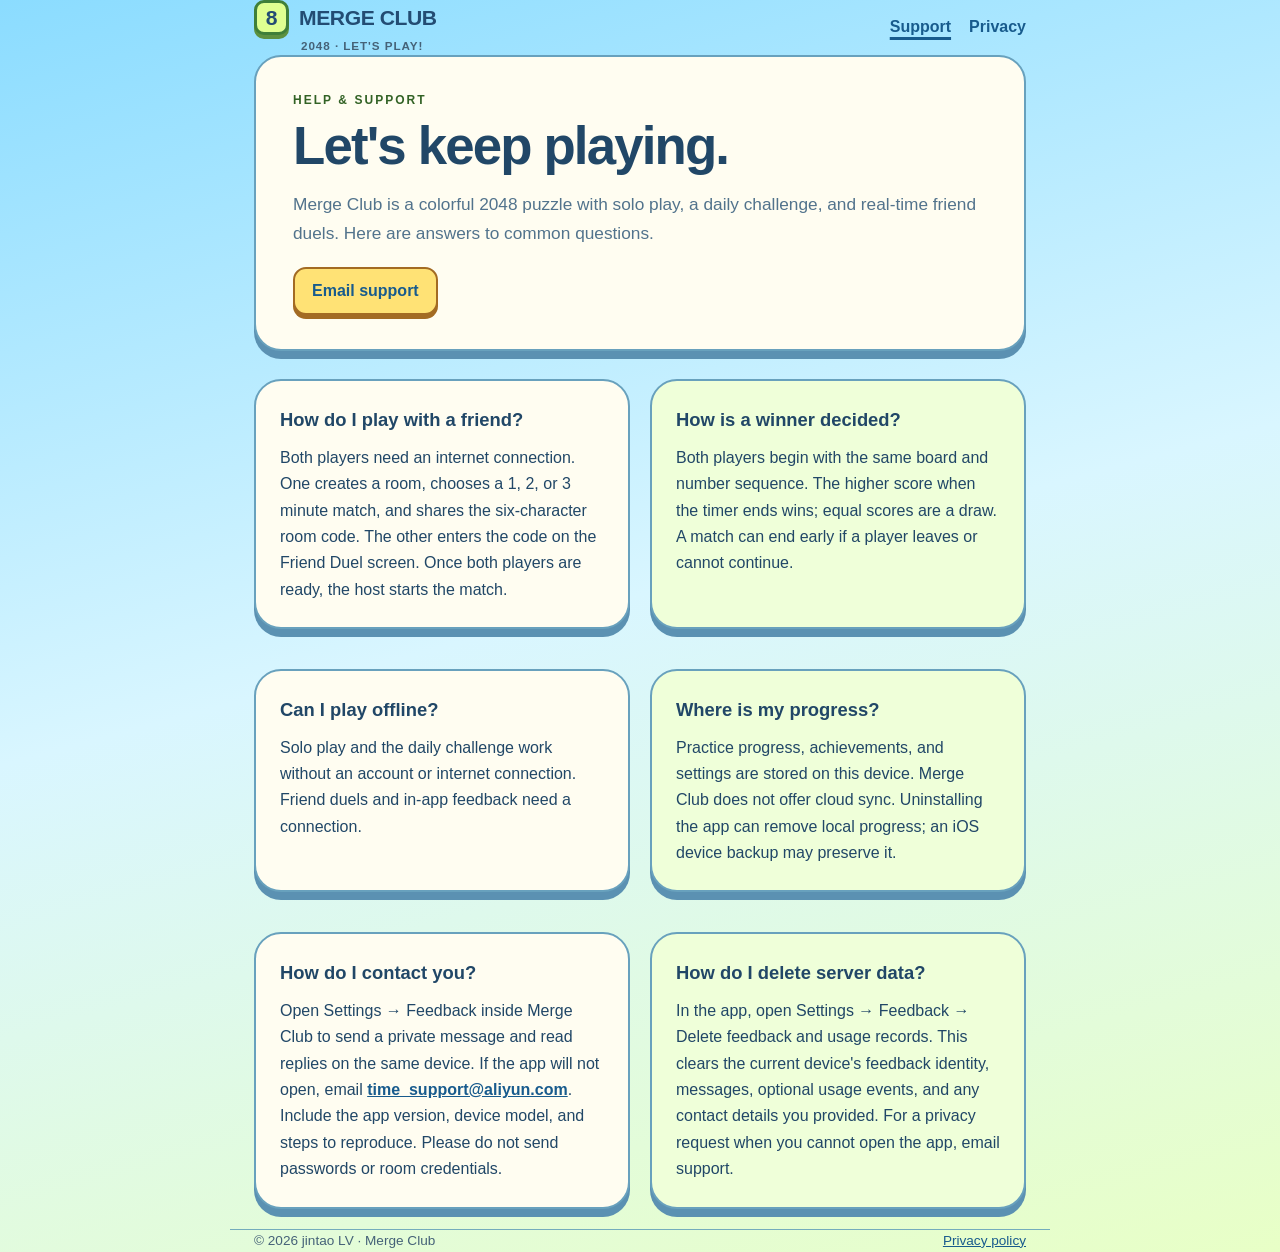
<file: index.html>
<!doctype html><html lang="en"><head><meta charset="utf-8"><meta name="viewport" content="width=device-width,initial-scale=1"><meta name="description" content="Merge Club: 2048 Duel support, help, and contact information."><title>Support · Merge Club: 2048 Duel</title><link rel="stylesheet" href="./assets/style.css"></head><body><a class="skip" href="#main">Skip to content</a><header class="shell"><a class="brand" href="./"><span>8</span>MERGE CLUB<small>2048 · LET'S PLAY!</small></a><nav aria-label="Main navigation"><a href="./" aria-current="page">Support</a><a href="./privacy/">Privacy</a></nav></header><main id="main" class="shell"><section class="hero"><p class="eyebrow">Help &amp; support</p><h1>Let's keep playing.</h1><p class="intro">Merge Club is a colorful 2048 puzzle with solo play, a daily challenge, and real-time friend duels. Here are answers to common questions.</p><a class="action" href="mailto:time_support@aliyun.com?subject=Merge%20Club%20Support">Email support</a></section><div class="cards"><section class="card"><h2>How do I play with a friend?</h2><p>Both players need an internet connection. One creates a room, chooses a 1, 2, or 3 minute match, and shares the six-character room code. The other enters the code on the Friend Duel screen. Once both players are ready, the host starts the match.</p></section><section class="card"><h2>How is a winner decided?</h2><p>Both players begin with the same board and number sequence. The higher score when the timer ends wins; equal scores are a draw. A match can end early if a player leaves or cannot continue.</p></section><section class="card"><h2>Can I play offline?</h2><p>Solo play and the daily challenge work without an account or internet connection. Friend duels and in-app feedback need a connection.</p></section><section class="card"><h2>Where is my progress?</h2><p>Practice progress, achievements, and settings are stored on this device. Merge Club does not offer cloud sync. Uninstalling the app can remove local progress; an iOS device backup may preserve it.</p></section><section class="card"><h2>How do I contact you?</h2><p>Open Settings → Feedback inside Merge Club to send a private message and read replies on the same device. If the app will not open, email <a href="mailto:time_support@aliyun.com?subject=Merge%20Club%20Support">time_support@aliyun.com</a>. Include the app version, device model, and steps to reproduce. Please do not send passwords or room credentials.</p></section><section class="card"><h2>How do I delete server data?</h2><p>In the app, open Settings → Feedback → Delete feedback and usage records. This clears the current device's feedback identity, messages, optional usage events, and any contact details you provided. For a privacy request when you cannot open the app, email support.</p></section></div></main><footer class="shell"><span>© 2026 jintao LV · Merge Club</span><a href="./privacy/">Privacy policy</a></footer></body></html>
</file>
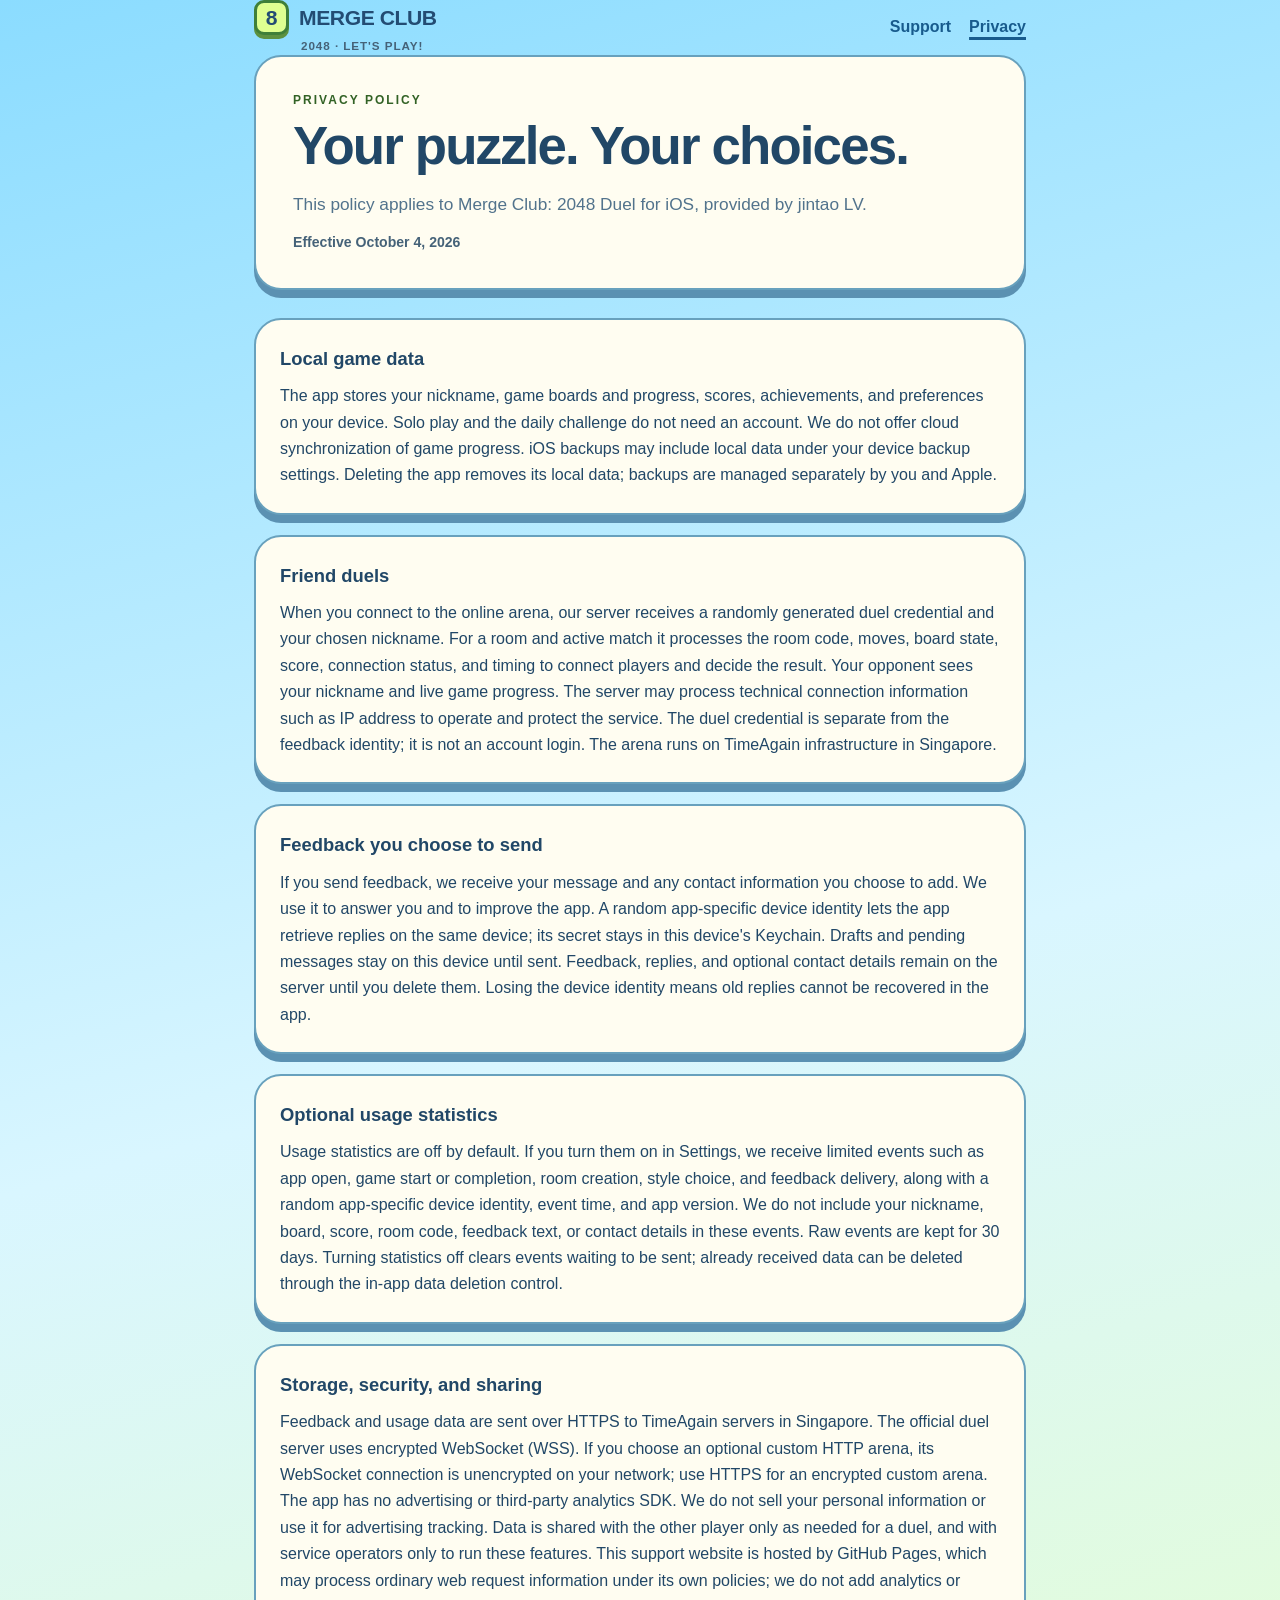
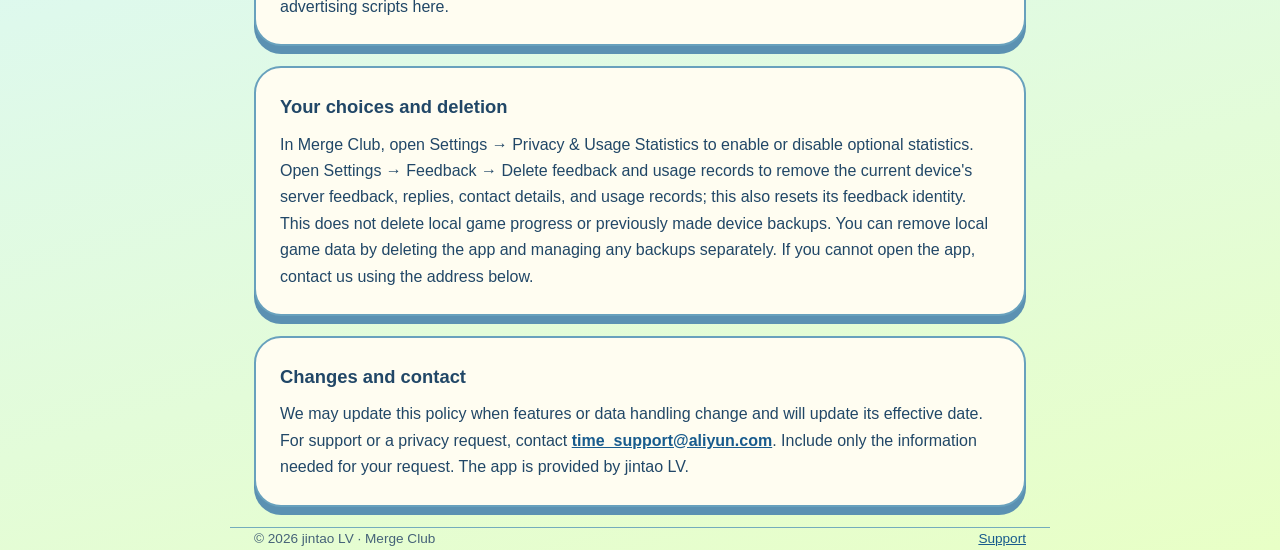
<file: privacy/index.html>
<!doctype html><html lang="en"><head><meta charset="utf-8"><meta name="viewport" content="width=device-width,initial-scale=1"><meta name="description" content="How Merge Club handles local game progress, real-time duels, optional feedback, and optional usage statistics."><title>Privacy Policy · Merge Club: 2048 Duel</title><link rel="stylesheet" href="../assets/style.css"></head><body><a class="skip" href="#main">Skip to content</a><header class="shell"><a class="brand" href="../"><span>8</span>MERGE CLUB<small>2048 · LET'S PLAY!</small></a><nav aria-label="Main navigation"><a href="../">Support</a><a href="./" aria-current="page">Privacy</a></nav></header><main id="main" class="shell policy"><section class="hero"><p class="eyebrow">Privacy policy</p><h1>Your puzzle. Your choices.</h1><p class="intro">This policy applies to Merge Club: 2048 Duel for iOS, provided by jintao LV.</p><p class="meta">Effective October 4, 2026</p></section><section class="card"><h2>Local game data</h2><p>The app stores your nickname, game boards and progress, scores, achievements, and preferences on your device. Solo play and the daily challenge do not need an account. We do not offer cloud synchronization of game progress. iOS backups may include local data under your device backup settings. Deleting the app removes its local data; backups are managed separately by you and Apple.</p></section><section class="card"><h2>Friend duels</h2><p>When you connect to the online arena, our server receives a randomly generated duel credential and your chosen nickname. For a room and active match it processes the room code, moves, board state, score, connection status, and timing to connect players and decide the result. Your opponent sees your nickname and live game progress. The server may process technical connection information such as IP address to operate and protect the service. The duel credential is separate from the feedback identity; it is not an account login. The arena runs on TimeAgain infrastructure in Singapore.</p></section><section class="card"><h2>Feedback you choose to send</h2><p>If you send feedback, we receive your message and any contact information you choose to add. We use it to answer you and to improve the app. A random app-specific device identity lets the app retrieve replies on the same device; its secret stays in this device's Keychain. Drafts and pending messages stay on this device until sent. Feedback, replies, and optional contact details remain on the server until you delete them. Losing the device identity means old replies cannot be recovered in the app.</p></section><section class="card"><h2>Optional usage statistics</h2><p>Usage statistics are off by default. If you turn them on in Settings, we receive limited events such as app open, game start or completion, room creation, style choice, and feedback delivery, along with a random app-specific device identity, event time, and app version. We do not include your nickname, board, score, room code, feedback text, or contact details in these events. Raw events are kept for 30 days. Turning statistics off clears events waiting to be sent; already received data can be deleted through the in-app data deletion control.</p></section><section class="card"><h2>Storage, security, and sharing</h2><p>Feedback and usage data are sent over HTTPS to TimeAgain servers in Singapore. The official duel server uses encrypted WebSocket (WSS). If you choose an optional custom HTTP arena, its WebSocket connection is unencrypted on your network; use HTTPS for an encrypted custom arena. The app has no advertising or third-party analytics SDK. We do not sell your personal information or use it for advertising tracking. Data is shared with the other player only as needed for a duel, and with service operators only to run these features. This support website is hosted by GitHub Pages, which may process ordinary web request information under its own policies; we do not add analytics or advertising scripts here.</p></section><section class="card"><h2>Your choices and deletion</h2><p>In Merge Club, open Settings → Privacy &amp; Usage Statistics to enable or disable optional statistics. Open Settings → Feedback → Delete feedback and usage records to remove the current device's server feedback, replies, contact details, and usage records; this also resets its feedback identity. This does not delete local game progress or previously made device backups. You can remove local game data by deleting the app and managing any backups separately. If you cannot open the app, contact us using the address below.</p></section><section class="card"><h2>Changes and contact</h2><p>We may update this policy when features or data handling change and will update its effective date. For support or a privacy request, contact <a href="mailto:time_support@aliyun.com?subject=Merge%20Club%20Privacy">time_support@aliyun.com</a>. Include only the information needed for your request. The app is provided by jintao LV.</p></section></main><footer class="shell"><span>© 2026 jintao LV · Merge Club</span><a href="../">Support</a></footer></body></html>
</file>
<file: assets/style.css>
:root{font-family:-apple-system,BlinkMacSystemFont,"Segoe UI",sans-serif;color:#214767;background:#c5efff;line-height:1.65}*{box-sizing:border-box}body{margin:0;background:linear-gradient(165deg,#8bdcff 0%,#d9f6ff 48%,#e8ffc6 100%);min-height:100vh}a{color:#185b8d}a:focus-visible{outline:3px solid #a46a20;outline-offset:3px}.skip{position:absolute;left:-9999px}.skip:focus{left:16px;top:12px;background:white;padding:8px;border-radius:8px;z-index:5}.shell{max-width:820px;margin:auto;padding:0 24px}header{display:flex;align-items:center;justify-content:space-between;gap:20px;padding-top:26px;padding-bottom:20px}.brand{text-decoration:none;font-size:1.32rem;font-weight:900;color:#234c73;letter-spacing:-.02em}.brand span{display:inline-block;margin-right:10px;background:#dfff91;border:3px solid #3f7f39;width:35px;height:35px;text-align:center;line-height:29px;border-radius:10px;box-shadow:0 4px #5d9140}.brand small{display:block;margin-left:47px;font-size:.73rem;font-weight:700;letter-spacing:.08em;color:#456278}nav{display:flex;gap:18px;font-weight:700}nav a{text-decoration:none}nav a[aria-current=page]{text-decoration:underline;text-decoration-thickness:3px;text-underline-offset:5px}main{padding-top:18px;padding-bottom:75px}.hero,.card{border:2px solid #68a1bd;border-radius:27px;background:#fffdf1;box-shadow:0 8px 0 #5b91b2}.hero{padding:34px 37px;margin-bottom:28px}.eyebrow{text-transform:uppercase;letter-spacing:.17em;font-size:.75rem;font-weight:900;color:#326225;margin:0 0 5px}h1{font-size:clamp(2.1rem,6vw,3.3rem);line-height:1.12;margin:0 0 15px;letter-spacing:-.035em}h2{font-size:1.15rem;margin:0 0 9px}p{margin:0 0 12px}p:last-child{margin-bottom:0}.intro{font-size:1.08rem;color:#52738c}.cards{display:grid;grid-template-columns:repeat(2,minmax(0,1fr));gap:20px}.card{padding:24px;margin-bottom:20px}.card:nth-child(2n){background:#efffd9}.card a{font-weight:700}.policy .card{background:#fffdf1}.meta{font-weight:700;color:#456278;font-size:.88rem}.action{display:inline-block;background:#ffe275;border:2px solid #a36b23;box-shadow:0 4px #a36b23;padding:9px 17px;border-radius:13px;font-weight:800;text-decoration:none;margin-top:8px}footer{border-top:1px solid #74acbc;padding-top:18px;padding-bottom:35px;color:#456278;font-size:.85rem;display:flex;justify-content:space-between;gap:16px}@media(max-width:600px){header{align-items:flex-start;flex-direction:column}main{padding-top:4px}.hero{padding:25px}.cards{grid-template-columns:1fr}.card{padding:21px}footer{flex-direction:column}}
</file>
